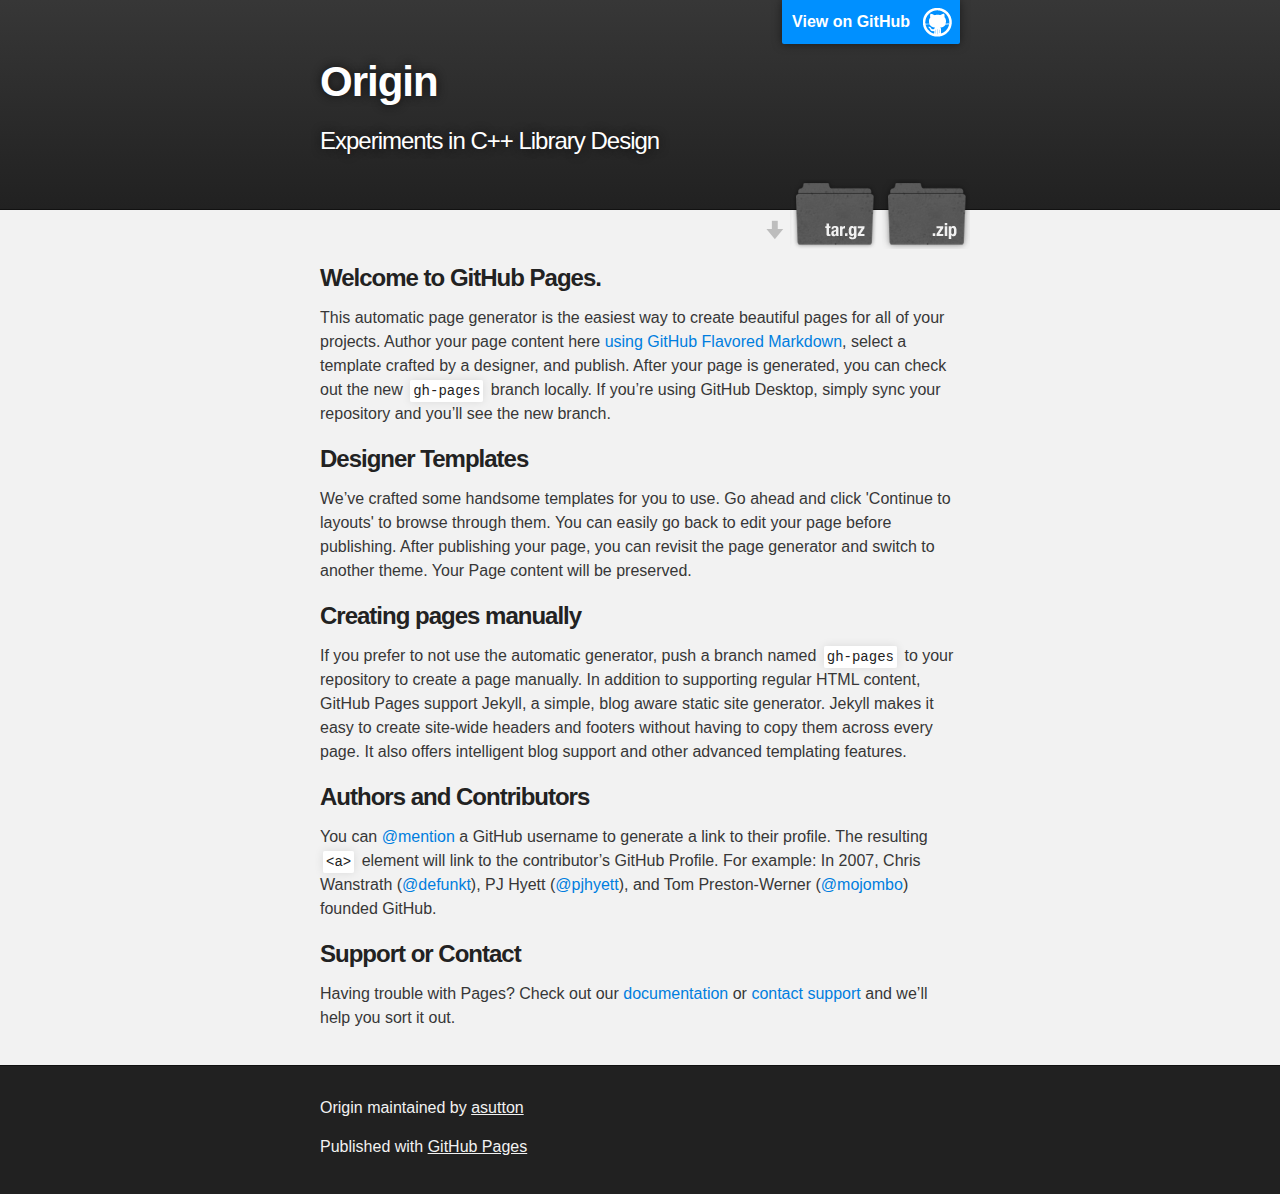
<file: index.html>
<!DOCTYPE html>
<html>

  <head>
    <meta charset='utf-8'>
    <meta http-equiv="X-UA-Compatible" content="chrome=1">
    <meta name="description" content="Origin : Experiments in C++ Library Design">

    <link rel="stylesheet" type="text/css" media="screen" href="stylesheets/stylesheet.css">

    <title>Origin</title>
  </head>

  <body>

    <!-- HEADER -->
    <div id="header_wrap" class="outer">
        <header class="inner">
          <a id="forkme_banner" href="https://github.com/asutton/origin">View on GitHub</a>

          <h1 id="project_title">Origin</h1>
          <h2 id="project_tagline">Experiments in C++ Library Design</h2>

            <section id="downloads">
              <a class="zip_download_link" href="https://github.com/asutton/origin/zipball/master">Download this project as a .zip file</a>
              <a class="tar_download_link" href="https://github.com/asutton/origin/tarball/master">Download this project as a tar.gz file</a>
            </section>
        </header>
    </div>

    <!-- MAIN CONTENT -->
    <div id="main_content_wrap" class="outer">
      <section id="main_content" class="inner">
        <h3>
<a id="welcome-to-github-pages" class="anchor" href="#welcome-to-github-pages" aria-hidden="true"><span class="octicon octicon-link"></span></a>Welcome to GitHub Pages.</h3>

<p>This automatic page generator is the easiest way to create beautiful pages for all of your projects. Author your page content here <a href="https://guides.github.com/features/mastering-markdown/">using GitHub Flavored Markdown</a>, select a template crafted by a designer, and publish. After your page is generated, you can check out the new <code>gh-pages</code> branch locally. If you’re using GitHub Desktop, simply sync your repository and you’ll see the new branch.</p>

<h3>
<a id="designer-templates" class="anchor" href="#designer-templates" aria-hidden="true"><span class="octicon octicon-link"></span></a>Designer Templates</h3>

<p>We’ve crafted some handsome templates for you to use. Go ahead and click 'Continue to layouts' to browse through them. You can easily go back to edit your page before publishing. After publishing your page, you can revisit the page generator and switch to another theme. Your Page content will be preserved.</p>

<h3>
<a id="creating-pages-manually" class="anchor" href="#creating-pages-manually" aria-hidden="true"><span class="octicon octicon-link"></span></a>Creating pages manually</h3>

<p>If you prefer to not use the automatic generator, push a branch named <code>gh-pages</code> to your repository to create a page manually. In addition to supporting regular HTML content, GitHub Pages support Jekyll, a simple, blog aware static site generator. Jekyll makes it easy to create site-wide headers and footers without having to copy them across every page. It also offers intelligent blog support and other advanced templating features.</p>

<h3>
<a id="authors-and-contributors" class="anchor" href="#authors-and-contributors" aria-hidden="true"><span class="octicon octicon-link"></span></a>Authors and Contributors</h3>

<p>You can <a href="https://github.com/blog/821" class="user-mention">@mention</a> a GitHub username to generate a link to their profile. The resulting <code>&lt;a&gt;</code> element will link to the contributor’s GitHub Profile. For example: In 2007, Chris Wanstrath (<a href="https://github.com/defunkt" class="user-mention">@defunkt</a>), PJ Hyett (<a href="https://github.com/pjhyett" class="user-mention">@pjhyett</a>), and Tom Preston-Werner (<a href="https://github.com/mojombo" class="user-mention">@mojombo</a>) founded GitHub.</p>

<h3>
<a id="support-or-contact" class="anchor" href="#support-or-contact" aria-hidden="true"><span class="octicon octicon-link"></span></a>Support or Contact</h3>

<p>Having trouble with Pages? Check out our <a href="https://help.github.com/pages">documentation</a> or <a href="https://github.com/contact">contact support</a> and we’ll help you sort it out.</p>
      </section>
    </div>

    <!-- FOOTER  -->
    <div id="footer_wrap" class="outer">
      <footer class="inner">
        <p class="copyright">Origin maintained by <a href="https://github.com/asutton">asutton</a></p>
        <p>Published with <a href="https://pages.github.com">GitHub Pages</a></p>
      </footer>
    </div>

    

  </body>
</html>
</file>
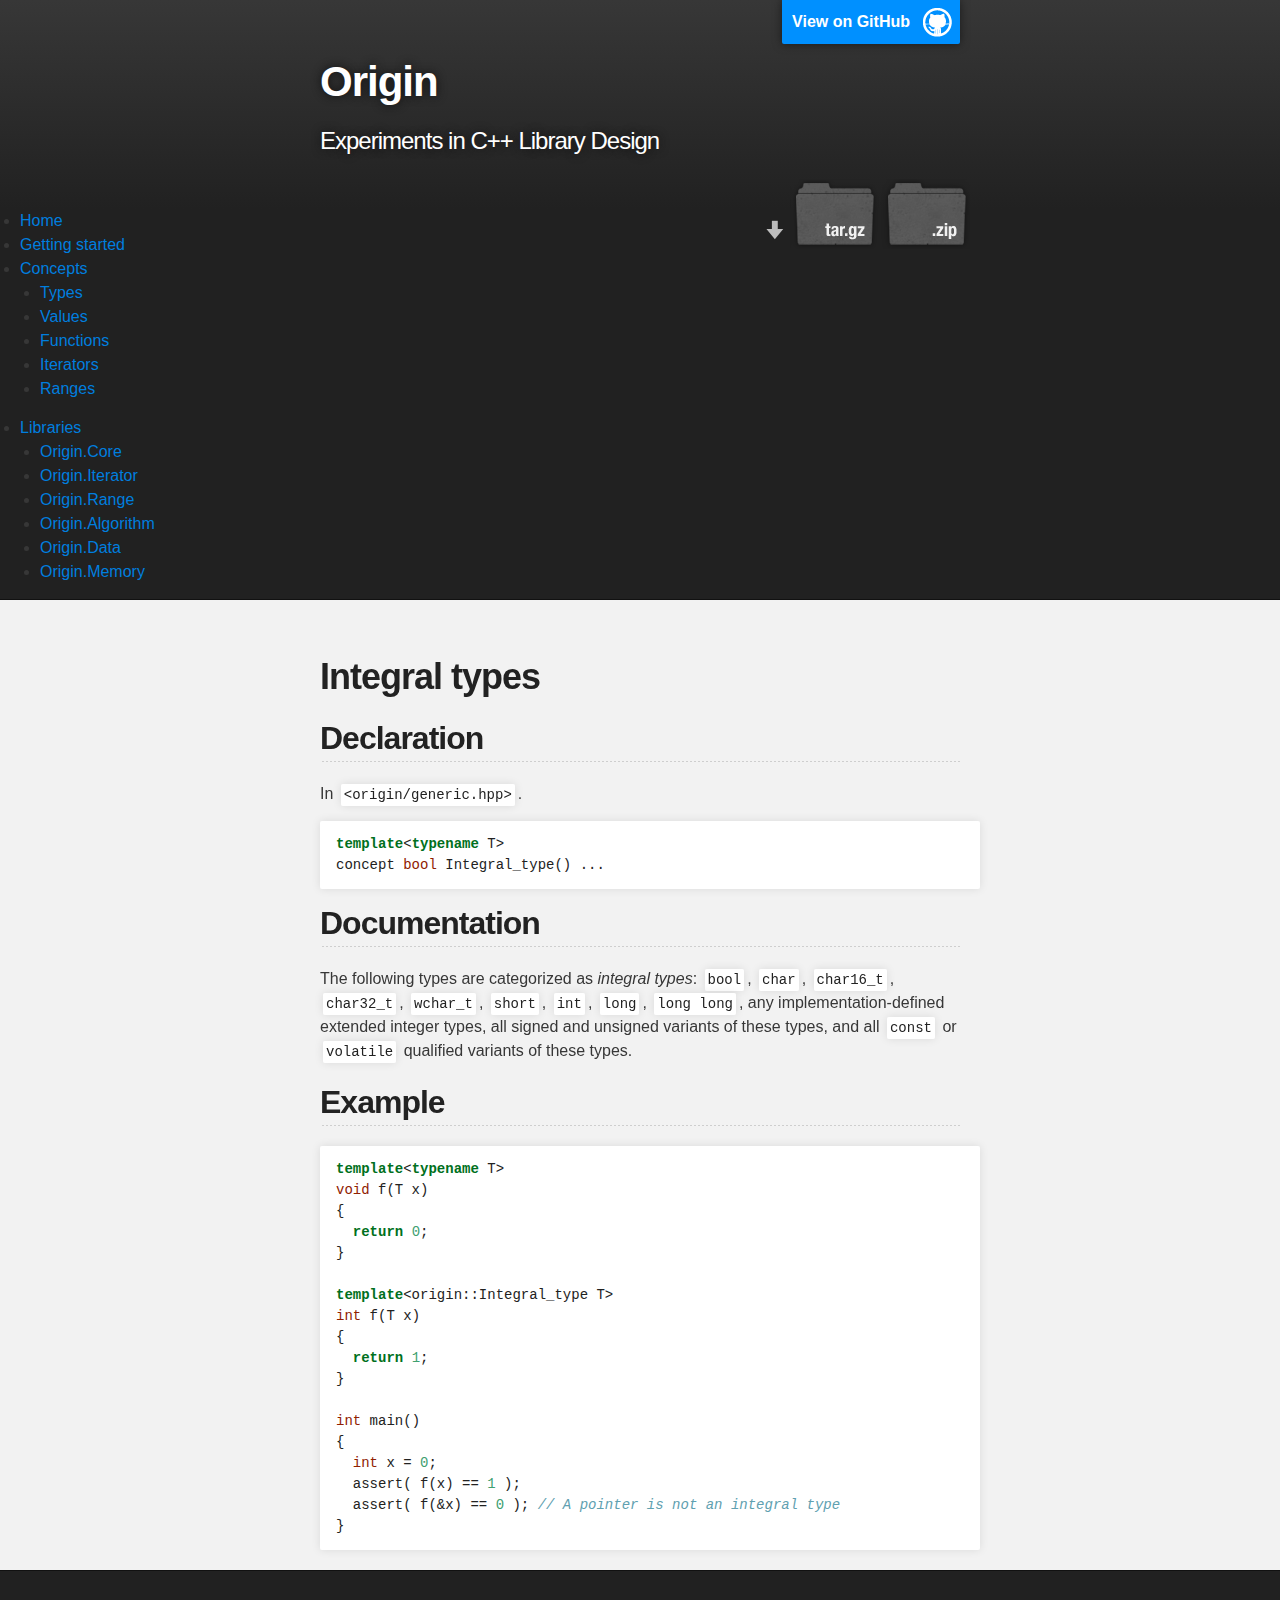
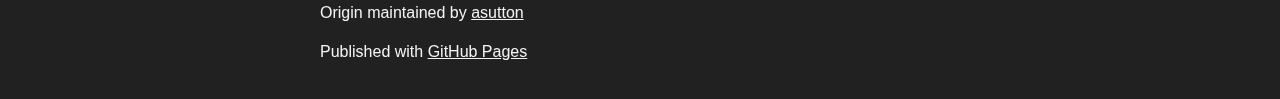
<file: ref/concepts/integral_type.html>
<!DOCTYPE html PUBLIC "-//W3C//DTD XHTML 1.0 Transitional//EN" "http://www.w3.org/TR/xhtml1/DTD/xhtml1-transitional.dtd">
<html xmlns="http://www.w3.org/1999/xhtml">
<head>
  <meta http-equiv="Content-Type" content="text/html; charset=utf-8" />
  <meta http-equiv="Content-Style-Type" content="text/css" />
  <meta name="generator" content="pandoc" />
  <title></title>
  <style type="text/css">code{white-space: pre;}</style>
  <style type="text/css">
table.sourceCode, tr.sourceCode, td.lineNumbers, td.sourceCode {
  margin: 0; padding: 0; vertical-align: baseline; border: none; }
table.sourceCode { width: 100%; line-height: 100%; }
td.lineNumbers { text-align: right; padding-right: 4px; padding-left: 4px; color: #aaaaaa; border-right: 1px solid #aaaaaa; }
td.sourceCode { padding-left: 5px; }
code > span.kw { color: #007020; font-weight: bold; }
code > span.dt { color: #902000; }
code > span.dv { color: #40a070; }
code > span.bn { color: #40a070; }
code > span.fl { color: #40a070; }
code > span.ch { color: #4070a0; }
code > span.st { color: #4070a0; }
code > span.co { color: #60a0b0; font-style: italic; }
code > span.ot { color: #007020; }
code > span.al { color: #ff0000; font-weight: bold; }
code > span.fu { color: #06287e; }
code > span.er { color: #ff0000; font-weight: bold; }
  </style>
  
  
  <meta charset='utf-8'>
  <meta http-equiv="X-UA-Compatible" content="chrome=1">
  <meta name="description" content="Origin : Experiments in C++ Library Design">
  
  <link rel="stylesheet" type="text/css" media="screen" href="/stylesheets/stylesheet.css">
  
  <title>Origin</title>
</head>
<body>
<!-- HEADER -->
<div id="header_wrap" class="outer">
    <header class="inner">
      <a id="forkme_banner" href="https://github.com/asutton/origin">View on GitHub</a>

      <h1 id="project_title">Origin</h1>
      <h2 id="project_tagline">Experiments in C++ Library Design</h2>

        <section id="downloads">
          <a class="zip_download_link" href="https://github.com/asutton/origin/zipball/master">Download this project as a .zip file</a>
          <a class="tar_download_link" href="https://github.com/asutton/origin/tarball/master">Download this project as a tar.gz file</a>
        </section>
    </header>
</div>


<!-- NAVBAR -->
<div id="navbar">
  <nav>
    <ul>
      <li><a href="/index.html">Home</a></li>
      <li><a href="/start.html">Getting started</a></li>
      <li><a href="/ref/concepts.html">Concepts</a>
        <ul>
          <li><a href="/ref/concepts/language.html">Types</a></li>
          <li><a href="/ref/concepts/value.html">Values</a></li>
          <li><a href="/ref/concepts/function.html">Functions</a></li>
          <li><a href="/ref/concepts/iterator.html">Iterators</a></li>
          <li><a href="/ref/concepts/range.html">Ranges</a></li>
        </ul>
      </li>
      <li><a href="/ref/library.html">Libraries</a></li>
        <ul>
          <li><a href="">Origin.Core</a></li>
          <li><a href="">Origin.Iterator</a></li>
          <li><a href="">Origin.Range</a></li>
          <li><a href="">Origin.Algorithm</a></li>
          <li><a href="">Origin.Data</a></li>
          <li><a href="">Origin.Memory</a></li>
        </ul>
    </ul>
  </nav>
</div>

<!-- MAIN CONTENT -->
<div id="main_content_wrap" class="outer">
  <section id="main_content" class="inner">
<h1 id="integral-types">Integral types</h1>
<h2 id="declaration">Declaration</h2>
<p>In <code>&lt;origin/generic.hpp&gt;</code>.</p>
<pre class="sourceCode cpp"><code class="sourceCode cpp"><span class="kw">template</span>&lt;<span class="kw">typename</span> T&gt;
concept <span class="dt">bool</span> Integral_type() ...</code></pre>
<h2 id="documentation">Documentation</h2>
<p>The following types are categorized as <em>integral types</em>: <code>bool</code>, <code>char</code>, <code>char16_t</code>, <code>char32_t</code>, <code>wchar_t</code>, <code>short</code>, <code>int</code>, <code>long</code>, <code>long long</code>, any implementation-defined extended integer types, all signed and unsigned variants of these types, and all <code>const</code> or <code>volatile</code> qualified variants of these types.</p>
<h2 id="example">Example</h2>
<pre class="sourceCode cpp"><code class="sourceCode cpp"><span class="kw">template</span>&lt;<span class="kw">typename</span> T&gt;
<span class="dt">void</span> f(T x)
{
  <span class="kw">return</span> <span class="dv">0</span>;
}

<span class="kw">template</span>&lt;origin::Integral_type T&gt;
<span class="dt">int</span> f(T x)
{
  <span class="kw">return</span> <span class="dv">1</span>;
}

<span class="dt">int</span> main()
{
  <span class="dt">int</span> x = <span class="dv">0</span>;
  assert( f(x) == <span class="dv">1</span> );
  assert( f(&amp;x) == <span class="dv">0</span> ); <span class="co">// A pointer is not an integral type</span>
}</code></pre>
  </section>
</div>


<!-- FOOTER  -->
<div id="footer_wrap" class="outer">
  <footer class="inner">
    <p class="copyright">Origin maintained by <a href="https://github.com/asutton">asutton</a></p>
    <p>Published with <a href="https://pages.github.com">GitHub Pages</a></p>
  </footer>
</div>
</body>
</html>
</file>
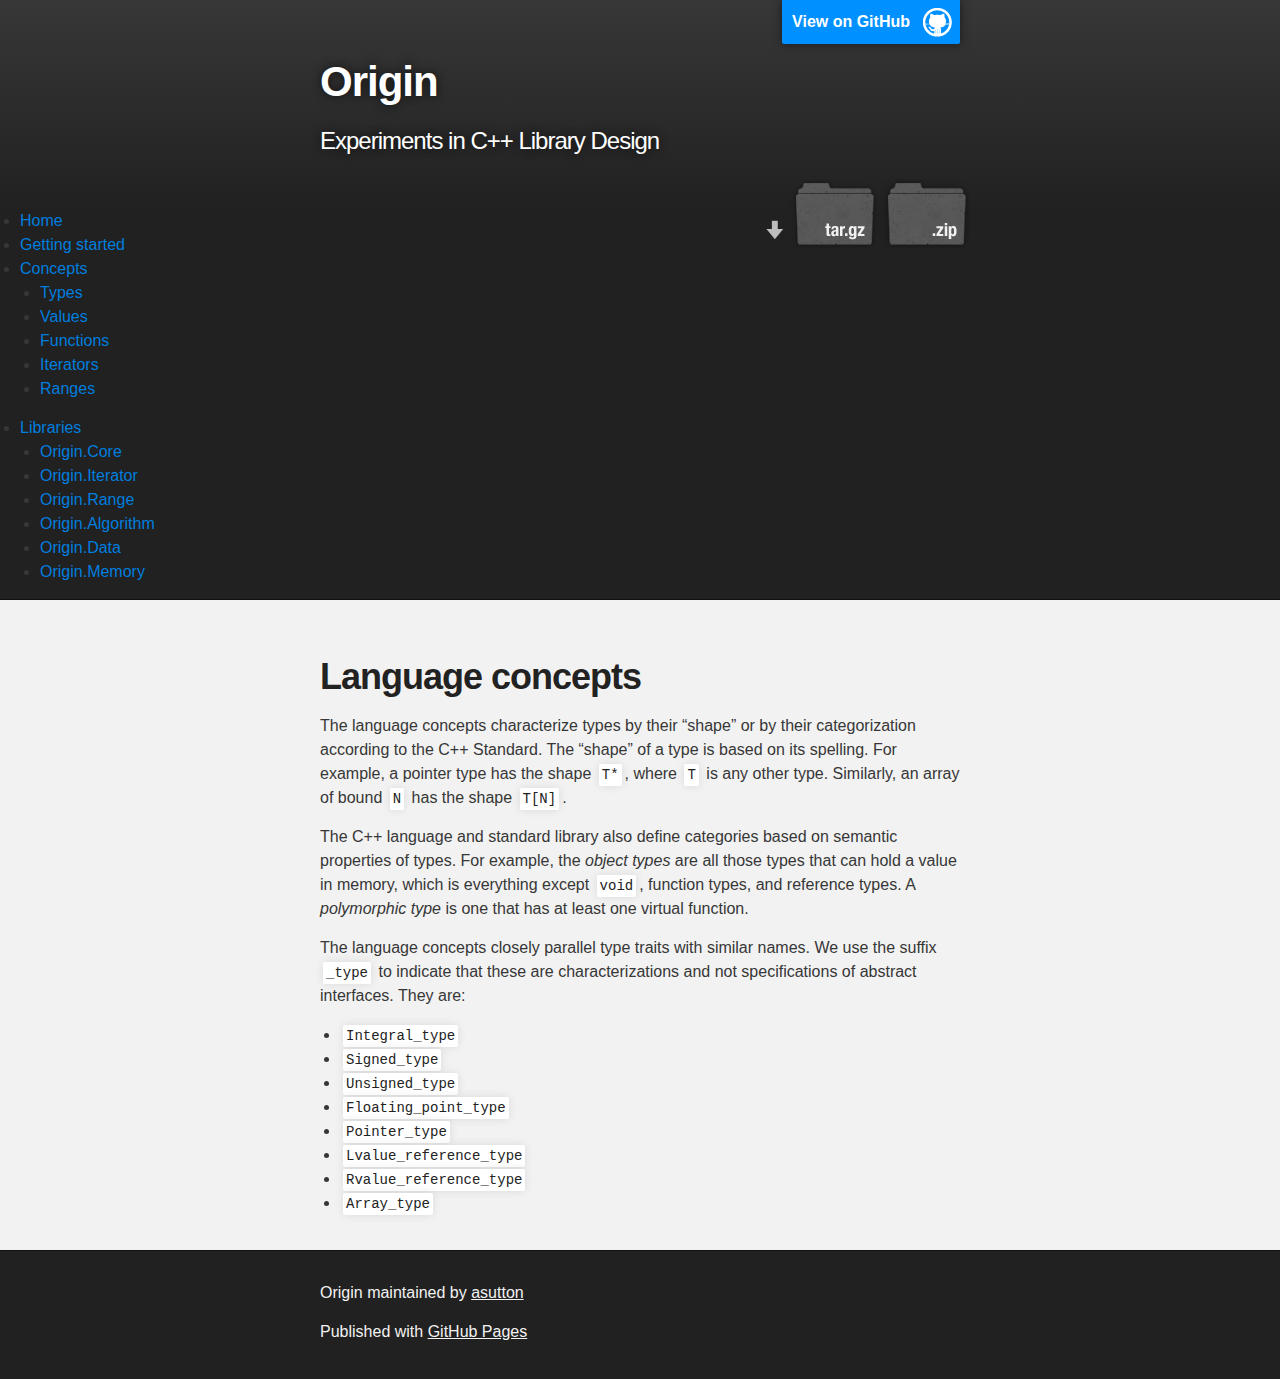
<file: ref/concepts/language.html>
<!DOCTYPE html PUBLIC "-//W3C//DTD XHTML 1.0 Transitional//EN" "http://www.w3.org/TR/xhtml1/DTD/xhtml1-transitional.dtd">
<html xmlns="http://www.w3.org/1999/xhtml">
<head>
  <meta http-equiv="Content-Type" content="text/html; charset=utf-8" />
  <meta http-equiv="Content-Style-Type" content="text/css" />
  <meta name="generator" content="pandoc" />
  <title></title>
  <style type="text/css">code{white-space: pre;}</style>
  
  
  <meta charset='utf-8'>
  <meta http-equiv="X-UA-Compatible" content="chrome=1">
  <meta name="description" content="Origin : Experiments in C++ Library Design">
  
  <link rel="stylesheet" type="text/css" media="screen" href="/stylesheets/stylesheet.css">
  
  <title>Origin</title>
</head>
<body>
<!-- HEADER -->
<div id="header_wrap" class="outer">
    <header class="inner">
      <a id="forkme_banner" href="https://github.com/asutton/origin">View on GitHub</a>

      <h1 id="project_title">Origin</h1>
      <h2 id="project_tagline">Experiments in C++ Library Design</h2>

        <section id="downloads">
          <a class="zip_download_link" href="https://github.com/asutton/origin/zipball/master">Download this project as a .zip file</a>
          <a class="tar_download_link" href="https://github.com/asutton/origin/tarball/master">Download this project as a tar.gz file</a>
        </section>
    </header>
</div>


<!-- NAVBAR -->
<div id="navbar">
  <nav>
    <ul>
      <li><a href="/index.html">Home</a></li>
      <li><a href="/start.html">Getting started</a></li>
      <li><a href="/ref/concepts.html">Concepts</a>
        <ul>
          <li><a href="/ref/concepts/language.html">Types</a></li>
          <li><a href="/ref/concepts/value.html">Values</a></li>
          <li><a href="/ref/concepts/function.html">Functions</a></li>
          <li><a href="/ref/concepts/iterator.html">Iterators</a></li>
          <li><a href="/ref/concepts/range.html">Ranges</a></li>
        </ul>
      </li>
      <li><a href="/ref/library.html">Libraries</a></li>
        <ul>
          <li><a href="">Origin.Core</a></li>
          <li><a href="">Origin.Iterator</a></li>
          <li><a href="">Origin.Range</a></li>
          <li><a href="">Origin.Algorithm</a></li>
          <li><a href="">Origin.Data</a></li>
          <li><a href="">Origin.Memory</a></li>
        </ul>
    </ul>
  </nav>
</div>

<!-- MAIN CONTENT -->
<div id="main_content_wrap" class="outer">
  <section id="main_content" class="inner">
<h1 id="language-concepts">Language concepts</h1>
<p>The language concepts characterize types by their “shape” or by their categorization according to the C++ Standard. The “shape” of a type is based on its spelling. For example, a pointer type has the shape <code>T*</code>, where <code>T</code> is any other type. Similarly, an array of bound <code>N</code> has the shape <code>T[N]</code>.</p>
<p>The C++ language and standard library also define categories based on semantic properties of types. For example, the <em>object types</em> are all those types that can hold a value in memory, which is everything except <code>void</code>, function types, and reference types. A <em>polymorphic type</em> is one that has at least one virtual function.</p>
<p>The language concepts closely parallel type traits with similar names. We use the suffix <code>_type</code> to indicate that these are characterizations and not specifications of abstract interfaces. They are:</p>
<ul>
<li><a href="integral_type.html"><code>Integral_type</code></a></li>
<li><code>Signed_type</code></li>
<li><code>Unsigned_type</code></li>
<li><code>Floating_point_type</code></li>
<li><code>Pointer_type</code></li>
<li><code>Lvalue_reference_type</code></li>
<li><code>Rvalue_reference_type</code></li>
<li><code>Array_type</code></li>
</ul>
  </section>
</div>


<!-- FOOTER  -->
<div id="footer_wrap" class="outer">
  <footer class="inner">
    <p class="copyright">Origin maintained by <a href="https://github.com/asutton">asutton</a></p>
    <p>Published with <a href="https://pages.github.com">GitHub Pages</a></p>
  </footer>
</div>
</body>
</html>
</file>
<file: stylesheets/stylesheet.css>
/*******************************************************************************
Slate Theme for GitHub Pages
by Jason Costello, @jsncostello
*******************************************************************************/

@import url(github-light.css);

/*******************************************************************************
MeyerWeb Reset
*******************************************************************************/

html, body, div, span, applet, object, iframe,
h1, h2, h3, h4, h5, h6, p, blockquote, pre,
a, abbr, acronym, address, big, cite, code,
del, dfn, em, img, ins, kbd, q, s, samp,
small, strike, strong, sub, sup, tt, var,
b, u, i, center,
dl, dt, dd, ol, ul, li,
fieldset, form, label, legend,
table, caption, tbody, tfoot, thead, tr, th, td,
article, aside, canvas, details, embed,
figure, figcaption, footer, header, hgroup,
menu, nav, output, ruby, section, summary,
time, mark, audio, video {
  margin: 0;
  padding: 0;
  border: 0;
  font: inherit;
  vertical-align: baseline;
}

/* HTML5 display-role reset for older browsers */
article, aside, details, figcaption, figure,
footer, header, hgroup, menu, nav, section {
  display: block;
}

ol, ul {
  list-style: none;
}

table {
  border-collapse: collapse;
  border-spacing: 0;
}

/*******************************************************************************
Theme Styles
*******************************************************************************/

body {
  box-sizing: border-box;
  color:#373737;
  background: #212121;
  font-size: 16px;
  font-family: 'Myriad Pro', Calibri, Helvetica, Arial, sans-serif;
  line-height: 1.5;
  -webkit-font-smoothing: antialiased;
}

h1, h2, h3, h4, h5, h6 {
  margin: 10px 0;
  font-weight: 700;
  color:#222222;
  font-family: 'Lucida Grande', 'Calibri', Helvetica, Arial, sans-serif;
  letter-spacing: -1px;
}

h1 {
  font-size: 36px;
  font-weight: 700;
}

h2 {
  padding-bottom: 10px;
  font-size: 32px;
  background: url('../images/bg_hr.png') repeat-x bottom;
}

h3 {
  font-size: 24px;
}

h4 {
  font-size: 21px;
}

h5 {
  font-size: 18px;
}

h6 {
  font-size: 16px;
}

p {
  margin: 10px 0 15px 0;
}

footer p {
  color: #f2f2f2;
}

a {
  text-decoration: none;
  color: #007edf;
  text-shadow: none;

  transition: color 0.5s ease;
  transition: text-shadow 0.5s ease;
  -webkit-transition: color 0.5s ease;
  -webkit-transition: text-shadow 0.5s ease;
  -moz-transition: color 0.5s ease;
  -moz-transition: text-shadow 0.5s ease;
  -o-transition: color 0.5s ease;
  -o-transition: text-shadow 0.5s ease;
  -ms-transition: color 0.5s ease;
  -ms-transition: text-shadow 0.5s ease;
}

a:hover, a:focus {text-decoration: underline;}

footer a {
  color: #F2F2F2;
  text-decoration: underline;
}

em {
  font-style: italic;
}

strong {
  font-weight: bold;
}

img {
  position: relative;
  margin: 0 auto;
  max-width: 739px;
  padding: 5px;
  margin: 10px 0 10px 0;
  border: 1px solid #ebebeb;

  box-shadow: 0 0 5px #ebebeb;
  -webkit-box-shadow: 0 0 5px #ebebeb;
  -moz-box-shadow: 0 0 5px #ebebeb;
  -o-box-shadow: 0 0 5px #ebebeb;
  -ms-box-shadow: 0 0 5px #ebebeb;
}

p img {
  display: inline;
  margin: 0;
  padding: 0;
  vertical-align: middle;
  text-align: center;
  border: none;
}

pre, code {
  width: 100%;
  color: #222;
  background-color: #fff;

  font-family: Monaco, "Bitstream Vera Sans Mono", "Lucida Console", Terminal, monospace;
  font-size: 14px;

  border-radius: 2px;
  -moz-border-radius: 2px;
  -webkit-border-radius: 2px;
}

pre {
  width: 100%;
  padding: 10px;
  box-shadow: 0 0 10px rgba(0,0,0,.1);
  overflow: auto;
}

code {
  padding: 3px;
  margin: 0 3px;
  box-shadow: 0 0 10px rgba(0,0,0,.1);
}

pre code {
  display: block;
  box-shadow: none;
}

blockquote {
  color: #666;
  margin-bottom: 20px;
  padding: 0 0 0 20px;
  border-left: 3px solid #bbb;
}


ul, ol, dl {
  margin-bottom: 15px
}

ul {
  list-style-position: inside;
  list-style: disc;
  padding-left: 20px;
}

ol {
  list-style-position: inside;
  list-style: decimal;
  padding-left: 20px;
}

dl dt {
  font-weight: bold;
}

dl dd {
  padding-left: 20px;
  font-style: italic;
}

dl p {
  padding-left: 20px;
  font-style: italic;
}

hr {
  height: 1px;
  margin-bottom: 5px;
  border: none;
  background: url('../images/bg_hr.png') repeat-x center;
}

table {
  border: 1px solid #373737;
  margin-bottom: 20px;
  text-align: left;
 }

th {
  font-family: 'Lucida Grande', 'Helvetica Neue', Helvetica, Arial, sans-serif;
  padding: 10px;
  background: #373737;
  color: #fff;
 }

td {
  padding: 10px;
  border: 1px solid #373737;
 }

form {
  background: #f2f2f2;
  padding: 20px;
}

/*******************************************************************************
Full-Width Styles
*******************************************************************************/

.outer {
  width: 100%;
}

.inner {
  position: relative;
  max-width: 640px;
  padding: 20px 10px;
  margin: 0 auto;
}

#forkme_banner {
  display: block;
  position: absolute;
  top:0;
  right: 10px;
  z-index: 10;
  padding: 10px 50px 10px 10px;
  color: #fff;
  background: url('../images/blacktocat.png') #0090ff no-repeat 95% 50%;
  font-weight: 700;
  box-shadow: 0 0 10px rgba(0,0,0,.5);
  border-bottom-left-radius: 2px;
  border-bottom-right-radius: 2px;
}

#header_wrap {
  background: #212121;
  background: -moz-linear-gradient(top, #373737, #212121);
  background: -webkit-linear-gradient(top, #373737, #212121);
  background: -ms-linear-gradient(top, #373737, #212121);
  background: -o-linear-gradient(top, #373737, #212121);
  background: linear-gradient(top, #373737, #212121);
}

#header_wrap .inner {
  padding: 50px 10px 30px 10px;
}

#project_title {
  margin: 0;
  color: #fff;
  font-size: 42px;
  font-weight: 700;
  text-shadow: #111 0px 0px 10px;
}

#project_tagline {
  color: #fff;
  font-size: 24px;
  font-weight: 300;
  background: none;
  text-shadow: #111 0px 0px 10px;
}

#downloads {
  position: absolute;
  width: 210px;
  z-index: 10;
  bottom: -40px;
  right: 0;
  height: 70px;
  background: url('../images/icon_download.png') no-repeat 0% 90%;
}

.zip_download_link {
  display: block;
  float: right;
  width: 90px;
  height:70px;
  text-indent: -5000px;
  overflow: hidden;
  background: url(../images/sprite_download.png) no-repeat bottom left;
}

.tar_download_link {
  display: block;
  float: right;
  width: 90px;
  height:70px;
  text-indent: -5000px;
  overflow: hidden;
  background: url(../images/sprite_download.png) no-repeat bottom right;
  margin-left: 10px;
}

.zip_download_link:hover {
  background: url(../images/sprite_download.png) no-repeat top left;
}

.tar_download_link:hover {
  background: url(../images/sprite_download.png) no-repeat top right;
}

#main_content_wrap {
  background: #f2f2f2;
  border-top: 1px solid #111;
  border-bottom: 1px solid #111;
}

#main_content {
  padding-top: 40px;
}

#footer_wrap {
  background: #212121;
}



/*******************************************************************************
Small Device Styles
*******************************************************************************/

@media screen and (max-width: 480px) {
  body {
    font-size:14px;
  }

  #downloads {
    display: none;
  }

  .inner {
    min-width: 320px;
    max-width: 480px;
  }

  #project_title {
  font-size: 32px;
  }

  h1 {
    font-size: 28px;
  }

  h2 {
    font-size: 24px;
  }

  h3 {
    font-size: 21px;
  }

  h4 {
    font-size: 18px;
  }

  h5 {
    font-size: 14px;
  }

  h6 {
    font-size: 12px;
  }

  code, pre {
    min-width: 320px;
    max-width: 480px;
    font-size: 11px;
  }

}
</file>
